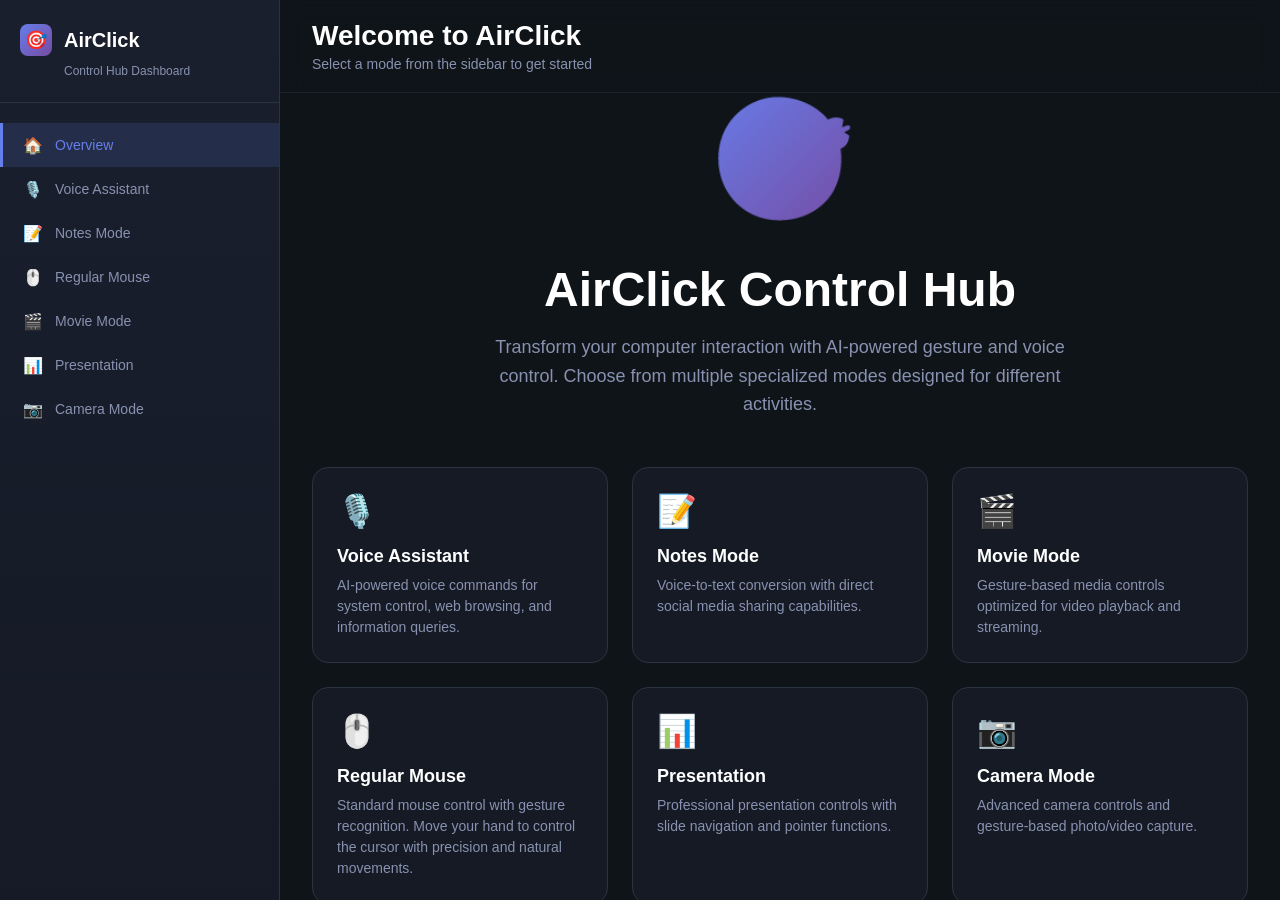
<file: templates/index.html>
<!DOCTYPE html>
<html lang="en">
<head>
    <meta charset="UTF-8">
    <meta name="viewport" content="width=device-width, initial-scale=1.0">
    <title>AirClick Control Hub</title>
    <style>
        * {
            margin: 0;
            padding: 0;
            box-sizing: border-box;
        }

        body {
            font-family: 'Segoe UI', Tahoma, Geneva, Verdana, sans-serif;
            background: #0a0e1a;
            color: #ffffff;
            overflow: hidden;
        }

        .dashboard-container {
            display: flex;
            height: 100vh;
            width: 100vw;
        }

        .sidebar {
            width: 280px;
            background: linear-gradient(180deg, #1a1f2e 0%, #151a26 100%);
            border-right: 1px solid #2a3441;
            display: flex;
            flex-direction: column;
            position: relative;
        }

        .sidebar-header {
            padding: 24px 20px;
            border-bottom: 1px solid #2a3441;
        }

        .logo {
            display: flex;
            align-items: center;
            gap: 12px;
            margin-bottom: 8px;
        }

        .logo-icon {
            width: 32px;
            height: 32px;
            background: linear-gradient(135deg, #667eea, #764ba2);
            border-radius: 8px;
            display: flex;
            align-items: center;
            justify-content: center;
            font-size: 18px;
        }

        .logo-text {
            font-size: 20px;
            font-weight: 700;
            color: #ffffff;
        }

        .logo-subtitle {
            font-size: 12px;
            color: #8892b0;
            margin-left: 44px;
        }

        .sidebar-nav {
            flex: 1;
            padding: 20px 0;
            overflow-y: auto;
        }

        .nav-item {
            display: flex;
            align-items: center;
            gap: 12px;
            padding: 12px 20px;
            color: #8892b0;
            cursor: pointer;
            transition: all 0.3s ease;
            border-left: 3px solid transparent;
            font-size: 14px;
            font-weight: 500;
        }

        .nav-item:hover {
            background: rgba(102, 126, 234, 0.1);
            color: #ffffff;
        }

        .nav-item.active {
            background: rgba(102, 126, 234, 0.15);
            color: #667eea;
            border-left-color: #667eea;
        }

        .nav-icon {
            width: 20px;
            height: 20px;
            display: flex;
            align-items: center;
            justify-content: center;
            font-size: 16px;
        }

        .main-content {
            flex: 1;
            background: #0f1419;
            display: flex;
            flex-direction: column;
            overflow: hidden;
        }

        .main-header {
            padding: 20px 32px;
            border-bottom: 1px solid #1e2329;
            background: rgba(15, 20, 25, 0.8);
            backdrop-filter: blur(10px);
        }

        .header-title {
            font-size: 28px;
            font-weight: 700;
            color: #ffffff;
            margin-bottom: 4px;
        }

        .header-subtitle {
            font-size: 14px;
            color: #8892b0;
        }

        .content-area {
            flex: 1;
            padding: 32px;
            overflow-y: auto;
            position: relative;
        }

        /* Updated layout to match reference image exactly */
        .mode-control-interface {
            display: none;
            flex-direction: column;
            height: 100%;
            padding: 20px;
            background: #0f1419;
        }

        .mode-control-interface.active {
            display: flex;
        }

        /* Compact header layout matching reference */
        .mode-header {
            display: flex;
            align-items: center;
            gap: 16px;
            margin-bottom: 32px;
            padding: 0 20px;
        }

        .mode-icon {
            font-size: 48px;
            background: linear-gradient(135deg, #8b5cf6, #a855f7);
            padding: 12px;
            border-radius: 12px;
            display: flex;
            align-items: center;
            justify-content: center;
        }

        .mode-header-text {
            flex: 1;
        }

        .mode-title {
            font-size: 32px;
            font-weight: 700;
            color: #ffffff;
            margin: 0 0 4px 0;
        }

        .mode-description {
            font-size: 16px;
            color: #8892b0;
            margin: 0;
            line-height: 1.4;
        }

        /* Two-column grid layout matching reference */
        .mode-content-wrapper {
            display: grid;
            grid-template-columns: 1fr 400px;
            gap: 40px;
            flex: 1;
            align-items: start;
        }

        .mode-info-section {
            background: rgba(26, 31, 46, 0.6);
            border-radius: 16px;
            padding: 32px;
            border: 1px solid rgba(139, 92, 246, 0.2);
        }

        .gesture-instructions {
            width: 100%;
        }

        .instructions-title {
            font-size: 24px;
            font-weight: 600;
            color: #ffffff;
            margin: 0 0 8px 0;
            display: flex;
            align-items: center;
            gap: 8px;
        }

        .instructions-subtitle {
            font-size: 16px;
            color: #8892b0;
            margin: 0 0 32px 0;
        }

        /* Gesture cards matching reference design */
        .gesture-list {
            display: flex;
            flex-direction: column;
            gap: 20px;
        }

        .gesture-item {
            display: flex;
            align-items: flex-start;
            gap: 16px;
            padding: 20px;
            background: rgba(15, 20, 25, 0.8);
            border-radius: 12px;
            border: 1px solid rgba(139, 92, 246, 0.1);
        }

        .gesture-icon {
            font-size: 32px;
            flex-shrink: 0;
            width: 48px;
            height: 48px;
            display: flex;
            align-items: center;
            justify-content: center;
            background: rgba(139, 92, 246, 0.1);
            border-radius: 8px;
        }

        .gesture-details {
            flex: 1;
        }

        .gesture-name {
            display: block;
            font-size: 18px;
            font-weight: 600;
            color: #ffffff;
            margin-bottom: 8px;
        }

        .gesture-action {
            display: block;
            font-size: 14px;
            color: #8892b0;
            line-height: 1.5;
            margin-bottom: 8px;
        }

        .action-label {
            display: inline-block;
            font-size: 12px;
            font-weight: 600;
            color: #8b5cf6;
            background: rgba(139, 92, 246, 0.1);
            padding: 4px 8px;
            border-radius: 4px;
            text-transform: uppercase;
            letter-spacing: 0.5px;
        }

        /* Compact controls section matching reference */
        .mode-controls-section {
            background: rgba(26, 31, 46, 0.6);
            border-radius: 16px;
            padding: 32px 24px;
            border: 1px solid rgba(139, 92, 246, 0.2);
            display: flex;
            flex-direction: column;
            gap: 24px;
        }

        .controls-title {
            font-size: 20px;
            font-weight: 600;
            color: #ffffff;
            margin: 0 0 16px 0;
            display: flex;
            align-items: center;
            gap: 8px;
        }

        .mode-controls {
            display: flex;
            flex-direction: column;
            gap: 16px;
        }

        .control-button {
            padding: 16px 24px;
            border: none;
            border-radius: 12px;
            font-size: 16px;
            font-weight: 600;
            cursor: pointer;
            transition: all 0.3s ease;
            display: flex;
            align-items: center;
            justify-content: center;
            gap: 8px;
        }

        .start-button {
            background: linear-gradient(135deg, #8b5cf6, #a855f7);
            color: white;
        }

        .start-button:hover {
            background: linear-gradient(135deg, #7c3aed, #9333ea);
            transform: translateY(-2px);
        }

        .stop-button {
            background: rgba(75, 85, 99, 0.3);
            color: #9ca3af;
            border: 1px solid rgba(75, 85, 99, 0.5);
        }

        .stop-button:enabled {
            background: rgba(239, 68, 68, 0.2);
            color: #ef4444;
            border: 1px solid rgba(239, 68, 68, 0.3);
        }

        .stop-button:enabled:hover {
            background: rgba(239, 68, 68, 0.3);
        }

        .mode-status {
            display: flex;
            align-items: center;
            gap: 8px;
            font-size: 14px;
            padding: 12px 16px;
            border-radius: 8px;
            background: rgba(15, 20, 25, 0.6);
        }

        .status-indicator {
            width: 8px;
            height: 8px;
            border-radius: 50%;
            background: #6b7280;
        }

        .status-active .status-indicator {
            background: #10b981;
        }

        .status-text {
            font-weight: 600;
            color: #8b5cf6;
        }

        .session-stats {
            display: grid;
            grid-template-columns: 1fr 1fr;
            gap: 16px;
            margin-top: 8px;
        }

        .stat-item {
            text-align: center;
            padding: 16px;
            background: rgba(15, 20, 25, 0.6);
            border-radius: 8px;
        }

        .stat-number {
            display: block;
            font-size: 24px;
            font-weight: 700;
            color: #8b5cf6;
            margin-bottom: 4px;
        }

        .stat-label {
            display: block;
            font-size: 12px;
            color: #8892b0;
            text-transform: uppercase;
            letter-spacing: 0.5px;
        }

        .welcome-screen {
            display: flex;
            flex-direction: column;
            align-items: center;
            justify-content: center;
            height: 100%;
            text-align: center;
        }

        .welcome-icon {
            font-size: 120px;
            margin-bottom: 32px;
            background: linear-gradient(135deg, #667eea, #764ba2);
            -webkit-background-clip: text;
            -webkit-text-fill-color: transparent;
            background-clip: text;
        }

        .welcome-title {
            font-size: 48px;
            font-weight: 700;
            color: #ffffff;
            margin-bottom: 16px;
        }

        .welcome-subtitle {
            font-size: 18px;
            color: #8892b0;
            margin-bottom: 48px;
            max-width: 600px;
            line-height: 1.6;
        }

        .feature-grid {
            display: grid;
            grid-template-columns: repeat(auto-fit, minmax(280px, 1fr));
            gap: 24px;
            max-width: 1000px;
            width: 100%;
        }

        .feature-card {
            background: rgba(26, 31, 46, 0.6);
            border: 1px solid #2a3441;
            border-radius: 16px;
            padding: 24px;
            text-align: left;
            transition: all 0.3s ease;
        }

        .feature-card:hover {
            transform: translateY(-4px);
            border-color: #667eea;
            box-shadow: 0 12px 40px rgba(102, 126, 234, 0.1);
        }

        .feature-icon {
            font-size: 32px;
            margin-bottom: 16px;
            display: block;
        }

        .feature-title {
            font-size: 18px;
            font-weight: 600;
            color: #ffffff;
            margin-bottom: 8px;
        }

        .feature-description {
            font-size: 14px;
            color: #8892b0;
            line-height: 1.5;
        }

        /* Voice Interface Styles */
        .voice-interface {
            display: none;
            flex-direction: column;
            height: 100%;
        }

        .voice-interface.active {
            display: flex;
        }

        .chat-container {
            flex: 1;
            display: flex;
            flex-direction: column;
            background: rgba(26, 31, 46, 0.3);
            border-radius: 16px;
            margin-bottom: 24px;
            overflow: hidden;
        }

        .chat-messages {
            flex: 1;
            padding: 24px;
            overflow-y: auto;
            display: flex;
            flex-direction: column;
            gap: 16px;
        }

        .message {
            display: flex;
            gap: 12px;
            max-width: 80%;
        }

        .message.user {
            align-self: flex-end;
            flex-direction: row-reverse;
        }

        .message-avatar {
            width: 40px;
            height: 40px;
            border-radius: 50%;
            display: flex;
            align-items: center;
            justify-content: center;
            font-size: 18px;
            flex-shrink: 0;
        }

        .message.bot .message-avatar {
            background: linear-gradient(135deg, #667eea, #764ba2);
        }

        .message.user .message-avatar {
            background: linear-gradient(135deg, #4caf50, #45a049);
        }

        .message-content {
            background: rgba(42, 52, 65, 0.6);
            padding: 12px 16px;
            border-radius: 12px;
            color: #ffffff;
            line-height: 1.5;
        }

        .message.user .message-content {
            background: rgba(102, 126, 234, 0.2);
        }

        .voice-controls {
            display: flex;
            gap: 16px;
            align-items: center;
            justify-content: center;
        }

        .voice-button {
            width: 80px;
            height: 80px;
            border: none;
            border-radius: 50%;
            font-size: 32px;
            cursor: pointer;
            transition: all 0.3s ease;
            display: flex;
            align-items: center;
            justify-content: center;
        }

        .mic-button {
            background: linear-gradient(135deg, #667eea, #764ba2);
            color: white;
        }

        .mic-button:hover {
            transform: scale(1.1);
            box-shadow: 0 8px 25px rgba(102, 126, 234, 0.4);
        }

        .mic-button.listening {
            background: linear-gradient(135deg, #ff6b6b, #ee5a52);
            animation: pulse 1.5s infinite;
        }

        @keyframes pulse {
            0% { transform: scale(1); }
            50% { transform: scale(1.1); }
            100% { transform: scale(1); }
        }

        .clear-button {
            background: rgba(42, 52, 65, 0.8);
            color: #8892b0;
            width: 60px;
            height: 60px;
            font-size: 24px;
        }

        .clear-button:hover {
            background: rgba(255, 107, 107, 0.2);
            color: #ff6b6b;
        }

        /* Notes Interface Styles */
        .notes-interface {
            display: none;
            flex-direction: column;
            height: 100%;
        }

        .notes-interface.active {
            display: flex;
        }

        .notes-header {
            display: flex;
            justify-content: space-between;
            align-items: center;
            margin-bottom: 24px;
        }

        .notes-title {
            font-size: 24px;
            font-weight: 600;
            color: #ffffff;
        }

        .notes-controls {
            display: flex;
            gap: 12px;
        }

        .notes-button {
            padding: 8px 16px;
            border: none;
            border-radius: 8px;
            font-size: 14px;
            font-weight: 500;
            cursor: pointer;
            transition: all 0.3s ease;
        }

        .primary-button {
            background: linear-gradient(135deg, #667eea, #764ba2);
            color: white;
        }

        .secondary-button {
            background: rgba(42, 52, 65, 0.8);
            color: #8892b0;
        }

        .notes-button:hover {
            transform: translateY(-1px);
        }

        .notes-content {
            flex: 1;
            display: flex;
            gap: 24px;
        }

        .notes-input-section {
            flex: 1;
            display: flex;
            flex-direction: column;
        }

        .notes-textarea {
            flex: 1;
            background: rgba(26, 31, 46, 0.6);
            border: 1px solid #2a3441;
            border-radius: 12px;
            padding: 20px;
            color: #ffffff;
            font-size: 16px;
            line-height: 1.6;
            resize: none;
            outline: none;
            font-family: inherit;
        }

        .notes-textarea:focus {
            border-color: #667eea;
            box-shadow: 0 0 0 3px rgba(102, 126, 234, 0.1);
        }

        .notes-textarea::placeholder {
            color: #8892b0;
        }

        .voice-to-text-controls {
            display: flex;
            gap: 12px;
            margin-top: 16px;
            align-items: center;
        }

        .voice-text-button {
            padding: 12px 20px;
            border: none;
            border-radius: 8px;
            font-size: 14px;
            font-weight: 500;
            cursor: pointer;
            transition: all 0.3s ease;
            display: flex;
            align-items: center;
            gap: 8px;
        }

        .voice-text-button.listening {
            background: linear-gradient(135deg, #ff6b6b, #ee5a52);
            color: white;
            animation: pulse 1.5s infinite;
        }

        .social-sharing {
            width: 300px;
            background: rgba(26, 31, 46, 0.6);
            border: 1px solid #2a3441;
            border-radius: 12px;
            padding: 20px;
            height: fit-content;
        }

        .social-title {
            font-size: 18px;
            font-weight: 600;
            color: #ffffff;
            margin-bottom: 16px;
        }

        .social-buttons {
            display: grid;
            grid-template-columns: 1fr 1fr;
            gap: 12px;
        }

        .social-button {
            padding: 12px;
            border: none;
            border-radius: 8px;
            font-size: 12px;
            font-weight: 500;
            cursor: pointer;
            transition: all 0.3s ease;
            display: flex;
            align-items: center;
            justify-content: center;
            gap: 6px;
        }

        .whatsapp { background: #25d366; color: white; }
        .twitter { background: #1da1f2; color: white; }
        .facebook { background: #4267b2; color: white; }
        .instagram { background: #e4405f; color: white; }
        .linkedin { background: #0077b5; color: white; }

        .social-button:hover {
            transform: translateY(-2px);
            box-shadow: 0 4px 12px rgba(0, 0, 0, 0.3);
        }

        /* Responsive Design */
        @media (max-width: 768px) {
            .sidebar {
                width: 240px;
            }
            
            .content-area {
                padding: 20px;
            }
            
            .welcome-title {
                font-size: 36px;
            }
            
            .feature-grid {
                grid-template-columns: 1fr;
            }
            
            .notes-content {
                flex-direction: column;
            }
            
            .social-sharing {
                width: 100%;
            }

            /* Responsive design improvements */
            .mode-content-wrapper {
                flex-direction: column;
                gap: 30px;
            }
            
            .mode-controls-section {
                flex: none;
                min-height: auto;
            }
            
            .mode-info-section {
                max-width: 100%;
            }
        }

            /* Added styles for gesture instructions */
            .gesture-instructions {
                background: rgba(26, 31, 46, 0.4);
                border-radius: 16px;
                padding: 32px;
                margin: 0;
                border: 1px solid rgba(139, 92, 246, 0.2);
                box-shadow: 0 8px 32px rgba(0, 0, 0, 0.2);
            }

            .instructions-title {
                color: #a855f7;
                font-size: 18px;
                font-weight: 600;
                margin-bottom: 8px;
                display: flex;
                align-items: center;
                gap: 10px;
            }

            .instructions-subtitle {
                color: #8892b0;
                font-size: 14px;
                margin-bottom: 28px;
                font-weight: 400;
            }

            /* Updated gesture item styling for better visual hierarchy */
            .gesture-item {
                display: flex;
                align-items: flex-start;
                gap: 16px;
                padding: 20px;
                background: rgba(15, 20, 25, 0.6);
                border-radius: 12px;
                transition: all 0.3s ease;
                border: 1px solid rgba(42, 52, 65, 0.4);
                margin-bottom: 16px;
            }

            .gesture-item:hover {
                background: rgba(15, 20, 25, 0.8);
                border-color: rgba(139, 92, 246, 0.3);
                transform: translateY(-2px);
            }

            .gesture-icon {
                font-size: 28px;
                min-width: 48px;
                text-align: center;
                background: rgba(139, 92, 246, 0.1);
                border-radius: 10px;
                padding: 12px;
                display: flex;
                align-items: center;
                justify-content: center;
            }

            .gesture-details {
                flex: 1;
                font-size: 15px;
                line-height: 1.5;
            }

            .gesture-name {
                color: #ffffff;
                font-weight: 600;
                font-size: 16px;
                display: block;
                margin-bottom: 6px;
            }

            .gesture-action {
                color: #8892b0;
                font-weight: 400;
                line-height: 1.6;
            }

            /* Enhanced mode-specific instruction colors */
            #regularInterface .gesture-instructions {
                border-left-color: #28a745;
            }

            #regularInterface .gesture-icon {
                background: rgba(40, 167, 69, 0.1);
            }

            #regularInterface .gesture-name {
                color: #28a745;
            }

            #movieInterface .gesture-instructions {
                border-left-color: #dc3545;
            }

            #movieInterface .gesture-icon {
                background: rgba(220, 53, 69, 0.1);
            }

            #movieInterface .gesture-name {
                color: #dc3545;
            }

            #presentationInterface .gesture-instructions {
                border-left-color: #fd7e14;
            }

            #presentationInterface .gesture-icon {
                background: rgba(253, 126, 20, 0.1);
            }

            #presentationInterface .gesture-name {
                color: #fd7e14;
            }

            #cameraInterface .gesture-instructions {
                border-left-color: #6f42c1;
            }

            #cameraInterface .gesture-icon {
                background: rgba(111, 66, 193, 0.1);
            }

            #cameraInterface .gesture-name {
                color: #6f42c1;
            }

            /* Responsive design for smaller screens */
            @media (max-width: 768px) {
                .mode-content-wrapper {
                    flex-direction: column;
                    gap: 20px;
                }

                .mode-controls-section {
                    flex: none;
                    width: 100%;
                }
            }

            /* Additional styles for updated UI elements */
            .instructions-subtitle {
                color: #6c757d;
                font-size: 14px;
                margin-bottom: 24px;
                font-style: italic;
            }

        /* Updated controls title styling */
        .controls-title {
            color: #a855f7;
            font-size: 18px;
            font-weight: 600;
            margin-bottom: 8px;
            text-align: center;
            display: flex;
            align-items: center;
            gap: 8px;
        }

            .mode-status {
                display: flex;
                align-items: center;
                justify-content: center;
                gap: 10px;
                padding: 12px 24px;
                border-radius: 8px;
                font-size: 14px;
                font-weight: 500;
                margin-top: 20px;
            }

            .status-indicator {
                font-size: 18px;
                color: #6c757d;
            }

            .status-active .status-indicator {
                color: #28a745;
            }

            .status-text {
                color: #ffffff;
            }

        /* Updated session stats styling to match screenshot */
        .session-stats {
            display: flex;
            gap: 32px;
            margin-top: 16px;
            padding: 20px;
            background: rgba(15, 20, 25, 0.6);
            border-radius: 12px;
            width: 100%;
            max-width: 240px;
        }

        .stat-item {
            display: flex;
            flex-direction: column;
            align-items: center;
            flex: 1;
        }

        .stat-number {
            font-size: 28px;
            font-weight: 700;
            color: #a855f7;
            margin-bottom: 4px;
        }

        .stat-label {
            display: block;
            font-size: 12px;
            color: #8892b0;
            text-transform: uppercase;
            letter-spacing: 0.5px;
        }
    </style>
</head>
<body>
    <div class="dashboard-container">
        <!-- Sidebar -->
        <div class="sidebar">
            <div class="sidebar-header">
                <div class="logo">
                    <div class="logo-icon">🎯</div>
                    <div class="logo-text">AirClick</div>
                </div>
                <div class="logo-subtitle">Control Hub Dashboard</div>
            </div>
            
            <nav class="sidebar-nav">
                <div class="nav-item active" onclick="showWelcome()">
                    <div class="nav-icon">🏠</div>
                    <span>Overview</span>
                </div>
                <div class="nav-item" onclick="activateMode('voice')">
                    <div class="nav-icon">🎙️</div>
                    <span>Voice Assistant</span>
                </div>
                <div class="nav-item" onclick="activateMode('notes')">
                    <div class="nav-icon">📝</div>
                    <span>Notes Mode</span>
                </div>
                <div class="nav-item" onclick="activateMode('regular')">
                    <div class="nav-icon">🖱️</div>
                    <span>Regular Mouse</span>
                </div>
                <div class="nav-item" onclick="activateMode('movie')">
                    <div class="nav-icon">🎬</div>
                    <span>Movie Mode</span>
                </div>
                
                <div class="nav-item" onclick="activateMode('presentation')">
                    <div class="nav-icon">📊</div>
                    <span>Presentation</span>
                </div>
                <div class="nav-item" onclick="activateMode('camera')">
                    <div class="nav-icon">📷</div>
                    <span>Camera Mode</span>
                </div>
                
            </nav>
        </div>

        <!-- Main Content -->
        <div class="main-content">
            <div class="main-header">
                <div class="header-title" id="headerTitle">Welcome to AirClick</div>
                <div class="header-subtitle" id="headerSubtitle">Select a mode from the sidebar to get started</div>
            </div>
            
            <div class="content-area">
                <!-- Welcome Screen -->
                <div id="welcomeScreen" class="welcome-screen">
                    <div class="welcome-icon">🎯</div>
                    <h1 class="welcome-title">AirClick Control Hub</h1>
                    <p class="welcome-subtitle">
                        Transform your computer interaction with AI-powered gesture and voice control. 
                        Choose from multiple specialized modes designed for different activities.
                    </p>
                    
                    <div class="feature-grid">
                        <div class="feature-card">
                            <span class="feature-icon">🎙️</span>
                            <h3 class="feature-title">Voice Assistant</h3>
                            <p class="feature-description">AI-powered voice commands for system control, web browsing, and information queries.</p>
                        </div>
                        <div class="feature-card">
                            <span class="feature-icon">📝</span>
                            <h3 class="feature-title">Notes Mode</h3>
                            <p class="feature-description">Voice-to-text conversion with direct social media sharing capabilities.</p>
                        </div>
                        <div class="feature-card">
                            <span class="feature-icon">🎬</span>
                            <h3 class="feature-title">Movie Mode</h3>
                            <p class="feature-description">Gesture-based media controls optimized for video playback and streaming.</p>
                        </div>
                        <div class="feature-card">
                            <span class="feature-icon">🖱️</span>
                            <h3 class="feature-title">Regular Mouse</h3>
                            <p class="feature-description">Standard mouse control with gesture recognition. Move your hand to control the cursor with precision and natural movements.</p>
                        </div>
                        <div class="feature-card">
                            <span class="feature-icon">📊</span>
                            <h3 class="feature-title">Presentation</h3>
                            <p class="feature-description">Professional presentation controls with slide navigation and pointer functions.</p>
                        </div>
                        <div class="feature-card">
                            <span class="feature-icon">📷</span>
                            <h3 class="feature-title">Camera Mode</h3>
                            <p class="feature-description">Advanced camera controls and gesture-based photo/video capture.</p>
                        </div>
                    </div>
                </div>

                <!-- Updated Regular Mode Interface to match reference layout -->
                <div id="regularInterface" class="mode-control-interface">
                    <div class="mode-header">
                        <div class="mode-icon">🖱️</div>
                        <div class="mode-header-text">
                            <h2 class="mode-title">Regular Mouse Mode</h2>
                            <p class="mode-description">Standard gesture-based mouse control</p>
                        </div>
                    </div>
                    
                    <div class="mode-content-wrapper">
                        <div class="mode-info-section">
                            <div class="gesture-instructions">
                                <h3 class="instructions-title">✨ Available Gestures</h3>
                                <p class="instructions-subtitle">Control your computer with simple hand movements</p>
                                <div class="gesture-list">
                                    <div class="gesture-item">
                                        <span class="gesture-icon">👆</span>
                                        <div class="gesture-details">
                                            <span class="gesture-name">Index Finger Up</span>
                                            <span class="gesture-action">Move cursor around the screen smoothly and precisely. Perfect for navigation and pointing.</span>
                                            <span class="action-label">Action: Move Cursor</span>
                                        </div>
                                    </div>
                                    <div class="gesture-item">
                                        <span class="gesture-icon">✌️</span>
                                        <div class="gesture-details">
                                            <span class="gesture-name">Two Fingers Up</span>
                                            <span class="gesture-action">Perform left mouse click for selection and interaction with interface elements.</span>
                                            <span class="action-label">Action: Left Click</span>
                                        </div>
                                    </div>
                                    <div class="gesture-item">
                                        <span class="gesture-icon">🤟</span>
                                        <div class="gesture-details">
                                            <span class="gesture-name">Three Fingers Up</span>
                                            <span class="gesture-action">Perform right mouse click for context menus and additional options.</span>
                                            <span class="action-label">Action: Right Click</span>
                                        </div>
                                    </div>
                                    <div class="gesture-item">
                                        <span class="gesture-icon">🖐️</span>
                                        <div class="gesture-details">
                                            <span class="gesture-name">Open Palm</span>
                                            <span class="gesture-action">Scroll up through pages and content smoothly.</span>
                                            <span class="action-label">Action: Scroll Up</span>
                                        </div>
                                    </div>
                                    <div class="gesture-item">
                                        <span class="gesture-icon">✊</span>
                                        <div class="gesture-details">
                                            <span class="gesture-name">Closed Fist</span>
                                            <span class="gesture-action">Scroll down through pages and content smoothly.</span>
                                            <span class="action-label">Action: Scroll Down</span>
                                        </div>
                                    </div>
                                </div>
                            </div>
                        </div>
                        
                        <div class="mode-controls-section">
                            <h3 class="controls-title">🎮 Mode Controls</h3>
                            <div class="mode-controls">
                                <button class="control-button start-button" onclick="startMode('regular')">▶ Start Regular Mode</button>
                               <button class="control-button stop-button" onclick="stopMode('regular')" disabled>Stop Mode</button>
                            </div>
                            <div class="mode-status status-inactive" id="regularStatus">
                                <span class="status-indicator"></span>
                                <span>Mode Status:</span>
                                <span class="status-text">Inactive</span>
                            </div>
                            <div class="session-stats">
                                <div class="stat-item">
                                    <span class="stat-number">0</span>
                                    <span class="stat-label">Gestures</span>
                                </div>
                                <div class="stat-item">
                                    <span class="stat-number">0m</span>
                                    <span class="stat-label">Session Time</span>
                                </div>
                            </div>
                        </div>
                    </div>
                </div>

                <!-- Updated Movie Mode Interface to match reference layout -->
                <!-- Movie Mode Interface -->
<div id="movieInterface" class="mode-control-interface">
    <div class="mode-header">
        <div class="mode-icon">🎬</div>
        <div class="mode-header-text">
            <h2 class="mode-title">Movie Mode</h2>
            <p class="mode-description">Gesture controls for seamless video playback experience</p>
        </div>
    </div>
    
    <div class="mode-content-wrapper">
        <div class="mode-info-section">
            <div class="gesture-instructions">
                <h3 class="instructions-title">✨ Available Gestures</h3>
                <p class="instructions-subtitle">Control your media with simple hand movements</p>
                <div class="gesture-list">
                    <!-- Added detailed gesture instructions for movie mode -->
                    <div class="gesture-item">
                        <span class="gesture-icon">👆</span>
                        <div class="gesture-details">
                            <span class="gesture-name">One Finger Up</span>
                            <span class="gesture-action">Toggle play/pause for your video content. Perfect for quick control without reaching for keyboard.</span>
                            <span class="action-label">Action: Play/Pause (K key)</span>
                        </div>
                    </div>
                    <div class="gesture-item">
                        <span class="gesture-icon">✌️</span>
                        <div class="gesture-details">
                            <span class="gesture-name">Two Fingers Up</span>
                            <span class="gesture-action">Fast forward through your video content to skip ahead quickly.</span>
                            <span class="action-label">Action: Fast Forward (L key)</span>
                        </div>
                    </div>
                    <div class="gesture-item">
                        <span class="gesture-icon">🤟</span>
                        <div class="gesture-details">
                            <span class="gesture-name">Three Fingers Up</span>
                            <span class="gesture-action">Rewind your video content to go back and replay sections.</span>
                            <span class="action-label">Action: Rewind (J key)</span>
                        </div>
                    </div>
                    <!-- Added five fingers gesture for fullscreen toggle -->
                    <div class="gesture-item">
                        <span class="gesture-icon">🖐️</span>
                        <div class="gesture-details">
                            <span class="gesture-name">Five Fingers Open</span>
                            <span class="gesture-action">Toggle fullscreen mode to enter or exit immersive viewing experience.</span>
                            <span class="action-label">Action: Toggle Fullscreen (F key)</span>
                        </div>
                    </div>
                </div>
            </div>
        </div>
        
        <div class="mode-controls-section">
            <h3 class="controls-title">🎮 Mode Controls</h3>
            <div class="mode-controls">
                <button class="control-button start-button" onclick="startMode('movie')">▶ Start Movie Mode</button>
                <button class="control-button stop-button" onclick="stopMode('movie')" disabled>Stop Mode</button>
            </div>
            <div class="mode-status status-inactive" id="movieStatus">
                <span class="status-indicator"></span>
                <span>Mode Status:</span>
                <span class="status-text">Inactive</span>
            </div>
            <div class="session-stats">
                <div class="stat-item">
                    <span class="stat-number">0</span>
                    <span class="stat-label">Gestures</span>
                </div>
                <div class="stat-item">
                    <span class="stat-number">0m</span>
                    <span class="stat-label">Session Time</span>
                </div>
            </div>
        </div>
    </div>
</div>

                <!-- Updated Game Mode Interface with proper structure and gesture instructions -->
                <div id="gameInterface" class="mode-control-interface">
                    <div class="mode-header">
                        <div class="mode-icon">🎮</div>
                        <h2 class="mode-title">Game Mode</h2>
                        <p class="mode-description">
                            Enhanced gaming experience with gesture controls. Customizable sensitivity and response settings for different game types.
                        </p>
                    </div>
                    
                    <div class="mode-content-wrapper">
                        <div class="mode-info-section">
                            <div class="gesture-instructions">
                                <h3 class="instructions-title">Available Gestures</h3>
                                <div class="gesture-list">
                                    <div class="gesture-item">
                                        <span class="gesture-icon">👆</span>
                                        <div class="gesture-details">
                                            <span class="gesture-name">Index Finger Up</span>
                                            <span class="gesture-action">Move game cursor/crosshair</span>
                                        </div>
                                    </div>
                                    <div class="gesture-item">
                                        <span class="gesture-icon">✌️</span>
                                        <div class="gesture-details">
                                            <span class="gesture-name">Two Fingers Up</span>
                                            <span class="gesture-action">Primary action (shoot/select)</span>
                                        </div>
                                    </div>
                                    <div class="gesture-item">
                                        <span class="gesture-icon">🤟</span>
                                        <div class="gesture-details">
                                            <span class="gesture-name">Three Fingers Up</span>
                                            <span class="gesture-action">Secondary action (reload/menu)</span>
                                        </div>
                                    </div>
                                    <div class="gesture-item">
                                        <span class="gesture-icon">🖐️</span>
                                        <div class="gesture-details">
                                            <span class="gesture-name">Open Palm</span>
                                            <span class="gesture-action">Jump or move up</span>
                                        </div>
                                    </div>
                                    <div class="gesture-item">
                                        <span class="gesture-icon">✊</span>
                                        <div class="gesture-details">
                                            <span class="gesture-name">Closed Fist</span>
                                            <span class="gesture-action">Crouch or move down</span>
                                        </div>
                                    </div>
                                </div>
                            </div>
                        </div>
                        
                        <div class="mode-controls-section">
                            <div class="mode-controls">
                                <button class="control-button start-button" onclick="startMode('game')">Start Mode</button>
                                <button class="control-button stop-button" onclick="stopMode('game')" disabled>Stop Mode</button>
                            </div>
                            <div class="mode-status status-inactive" id="gameStatus">Mode Inactive</div>
                        </div>
                    </div>
                </div>

                <!-- Updated Presentation Mode Interface with proper header structure -->
                <div id="presentationInterface" class="mode-control-interface">
                    <div class="mode-header">
                        <div class="mode-icon">📊</div>
                        <h2 class="mode-title">Presentation Mode</h2>
                        <p class="mode-description">
                            Professional presentation controls with slide navigation, pointer functions, and gesture-based interactions for seamless presentations.
                        </p>
                    </div>
                    
                    <div class="mode-content-wrapper">
                        <div class="mode-info-section">
                            <div class="gesture-instructions">
                                <h3 class="instructions-title">Available Gestures</h3>
                                <div class="gesture-list">
                                    <div class="gesture-item">
                                        <span class="gesture-icon">🖐️</span>
                                        <div class="gesture-details">
                                            <span class="gesture-name">Five Fingers Open</span>
                                            <span class="gesture-action">Start the presentation</span>
                                        </div>
                                    </div>
                                    <div class="gesture-item">
                                        <span class="gesture-icon">✊</span>
                                        <div class="gesture-details">
                                            <span class="gesture-name">Closed Fist</span>
                                            <span class="gesture-action">Exit the presentation</span>
                                        </div>
                                    </div>
                                    <div class="gesture-item">
                                        <span class="gesture-icon">👆</span>
                                        <div class="gesture-details">
                                            <span class="gesture-name">Index Finger Up</span>
                                            <span class="gesture-action">Go to next slide</span>
                                        </div>
                                    </div>
                                    <div class="gesture-item">
                                        <span class="gesture-icon">✌️</span>
                                        <div class="gesture-details">
                                            <span class="gesture-name">Index + Middle Finger</span>
                                            <span class="gesture-action">Go to previous slide</span>
                                        </div>
                                    </div>
                                </div>
                            </div>
                        </div>
                        
                        <div class="mode-controls-section">
                            <div class="mode-controls">
                                <button class="control-button start-button" onclick="startMode('presentation')">Start Mode</button>
                                <button class="control-button stop-button" onclick="stopMode('presentation')" disabled>Stop Mode</button>
                            </div>
                            <div class="mode-status status-inactive" id="presentationStatus">Mode Inactive</div>
                        </div>
                    </div>
                </div>

                <!-- Updated Camera Mode Interface with side-by-side layout -->
                <div id="cameraInterface" class="mode-control-interface">
                    <div class="mode-header">
                        <div class="mode-icon">📷</div>
                        <h2 class="mode-title">Camera Mode</h2>
                        <p class="mode-description">
                            Advanced camera controls with gesture-based photo and video capture. Perfect for hands-free photography and content creation.
                        </p>
                    </div>
                    
                    <div class="mode-content-wrapper">
                        <div class="mode-info-section">
                            <div class="gesture-instructions">
                                <h3 class="instructions-title">Available Gestures</h3>
                                <div class="gesture-list">
                                    <div class="gesture-item">
                                        <span class="gesture-icon">✌️</span>
                                        <div class="gesture-details">
                                            <span class="gesture-name">Two Fingers Up</span>
                                            <span class="gesture-action">Take a photo</span>
                                        </div>
                                    </div>
                                    <div class="gesture-item">
                                        <span class="gesture-icon">🤟</span>
                                        <div class="gesture-details">
                                            <span class="gesture-name">Three Fingers Up</span>
                                            <span class="gesture-action">Start video recording</span>
                                        </div>
                                    </div>
                                    <div class="gesture-item">
                                        <span class="gesture-icon">👆</span>
                                        <div class="gesture-details">
                                            <span class="gesture-name">One Finger Up</span>
                                            <span class="gesture-action">Stop video recording</span>
                                        </div>
                                    </div>
                                </div>
                            </div>
                        </div>
                        
                        <div class="mode-controls-section">
                            <div class="mode-controls">
                                <button class="control-button start-button" onclick="startMode('camera')">Start Mode</button>
                                <button class="control-button stop-button" onclick="stopMode('camera')" disabled>Stop Mode</button>
                            </div>
                            <div class="mode-status status-inactive" id="cameraStatus">Mode Inactive</div>
                        </div>
                    </div>
                </div>

                <!-- Updated WebSocket/AI Server Mode Interface with proper structure and gesture instructions -->
                <div id="websocketInterface" class="mode-control-interface">
                    <div class="mode-header">
                        <div class="mode-icon">🔌</div>
                        <h2 class="mode-title">AI Server Mode</h2>
                        <p class="mode-description">
                            Advanced AI-powered hand detection server with WebSocket connectivity for real-time gesture processing and external integrations.
                        </p>
                    </div>
                    
                    <div class="mode-content-wrapper">
                        <div class="mode-info-section">
                            <div class="gesture-instructions">
                                <h3 class="instructions-title">Available Gestures</h3>
                                <div class="gesture-list">
                                    <div class="gesture-item">
                                        <span class="gesture-icon">👆</span>
                                        <div class="gesture-details">
                                            <span class="gesture-name">Index Finger Up</span>
                                            <span class="gesture-action">Send cursor position data</span>
                                        </div>
                                    </div>
                                    <div class="gesture-item">
                                        <span class="gesture-icon">✌️</span>
                                        <div class="gesture-details">
                                            <span class="gesture-name">Two Fingers Up</span>
                                            <span class="gesture-action">Trigger click event via WebSocket</span>
                                        </div>
                                    </div>
                                    <div class="gesture-item">
                                        <span class="gesture-icon">🤟</span>
                                        <div class="gesture-details">
                                            <span class="gesture-name">Three Fingers Up</span>
                                            <span class="gesture-action">Send custom gesture data</span>
                                        </div>
                                    </div>
                                    <div class="gesture-item">
                                        <span class="gesture-icon">🖐️</span>
                                        <div class="gesture-details">
                                            <span class="gesture-name">Open Palm</span>
                                            <span class="gesture-action">Broadcast hand landmarks</span>
                                        </div>
                                    </div>
                                    <div class="gesture-item">
                                        <span class="gesture-icon">✊</span>
                                        <div class="gesture-details">
                                            <span class="gesture-name">Closed Fist</span>
                                            <span class="gesture-action">Stop data transmission</span>
                                        </div>
                                    </div>
                                </div>
                            </div>
                        </div>
                        
                        <div class="mode-controls-section">
                            <div class="mode-controls">
                                <button class="control-button start-button" onclick="startMode('websocket')">Start Mode</button>
                                <button class="control-button stop-button" onclick="stopMode('websocket')" disabled>Stop Mode</button>
                            </div>
                            <div class="mode-status status-inactive" id="websocketStatus">Mode Inactive</div>
                        </div>
                    </div>
                </div>

                <!-- Voice Interface (unchanged) -->
                <div id="voiceInterface" class="voice-interface">
                    <div class="chat-container">
                        <div class="chat-messages" id="chatMessages">
                            <!-- Messages will be added here dynamically -->
                        </div>
                    </div>
                    
                    <div class="voice-controls">
                        <button class="voice-button clear-button" onclick="clearVoiceChat()" title="Clear Chat">
                            🗑️
                        </button>
                        <button class="voice-button mic-button" id="micButton" onclick="toggleVoiceListening()" title="Start/Stop Listening">
                            🎤
                        </button>
                    </div>
                </div>

                <!-- Notes Interface (unchanged) -->
                <div id="notesInterface" class="notes-interface">
                    <div class="notes-header">
                        <h2 class="notes-title">Voice Notes & Social Sharing</h2>
                        <div class="notes-controls">
                            <button class="notes-button secondary-button" onclick="clearNotes()">Clear</button>
                            <button class="notes-button primary-button" onclick="saveNote()">Save Note</button>
                        </div>
                    </div>
                    
                    <div class="notes-content">
                        <div class="notes-input-section">
                            <textarea 
                                id="notesTextarea" 
                                class="notes-textarea" 
                                placeholder="Start typing your notes here, or use voice-to-text below..."
                            ></textarea>
                            
                            <div class="voice-to-text-controls">
                                <button class="voice-text-button primary-button" id="voiceToTextButton" onclick="toggleVoiceToText()">
                                    🎤 Start Voice Input
                                </button>
                                <span id="voiceStatus" style="color: #8892b0; font-size: 14px;">Click to start voice input</span>
                            </div>
                        </div>
                        
                        <div class="social-sharing">
                            <h3 class="social-title">Share to Social Media</h3>
                            <div class="social-buttons">
                                <button class="social-button whatsapp" onclick="shareToSocial('whatsapp')">
                                    📱 WhatsApp
                                </button>
                                <button class="social-button twitter" onclick="shareToSocial('twitter')">
                                    🐦 Twitter
                                </button>
                                <button class="social-button facebook" onclick="shareToSocial('facebook')">
                                    📘 Facebook
                                </button>
                                <button class="social-button instagram" onclick="shareToSocial('instagram')">
                                    📷 Instagram
                                </button>
                                <button class="social-button linkedin" onclick="shareToSocial('linkedin')">
                                    💼 LinkedIn
                                </button>
                            </div>
                        </div>
                    </div>
                </div>
            </div>
        </div>
    </div>

    <script>
        let currentMode = null;
        let voiceRecognition = null;
        let isListening = false;
        let notesVoiceRecognition = null;
        let isNotesListening = false;
        let modeStates = {
            regular: false,
            movie: false,
            game: false,
            presentation: false,
            camera: false,
            websocket: false
        };

        // Initialize speech recognition
        if ('webkitSpeechRecognition' in window) {
            voiceRecognition = new webkitSpeechRecognition();
            voiceRecognition.continuous = false;
            voiceRecognition.interimResults = false;
            voiceRecognition.lang = 'en-US';

            voiceRecognition.onresult = function(event) {
                const command = event.results[0][0].transcript;
                addVoiceMessage(command, 'user');
                processVoiceCommand(command);
            };

            voiceRecognition.onerror = function(event) {
                console.error('Speech recognition error:', event.error);
                showNotification('Speech recognition error: ' + event.error, 'error');
                stopVoiceListening();
            };

            voiceRecognition.onend = function() {
                stopVoiceListening();
            };

            // Notes voice recognition
            notesVoiceRecognition = new webkitSpeechRecognition();
            notesVoiceRecognition.continuous = true;
            notesVoiceRecognition.interimResults = true;
            notesVoiceRecognition.lang = 'en-US';

            notesVoiceRecognition.onresult = function(event) {
                let finalTranscript = '';
                let interimTranscript = '';

                for (let i = event.resultIndex; i < event.results.length; i++) {
                    const transcript = event.results[i][0].transcript;
                    if (event.results[i].isFinal) {
                        finalTranscript += transcript;
                    } else {
                        interimTranscript += transcript;
                    }
                }

                const textarea = document.getElementById('notesTextarea');
                if (finalTranscript) {
                    textarea.value += finalTranscript + ' ';
                }
            };

            notesVoiceRecognition.onerror = function(event) {
                console.error('Notes speech recognition error:', event.error);
                showNotification('Voice input error: ' + event.error, 'error');
                stopNotesVoiceToText();
            };
        }

        function showNotification(message, type = 'success') {
            // Remove existing notifications
            const existingNotifications = document.querySelectorAll('.notification');
            existingNotifications.forEach(notification => notification.remove());

            // Create new notification
            const notification = document.createElement('div');
            notification.className = `notification ${type}`;
            notification.textContent = message;
            document.body.appendChild(notification);

            // Show notification
            setTimeout(() => {
                notification.classList.add('show');
            }, 100);

            // Hide notification after 3 seconds
            setTimeout(() => {
                notification.classList.remove('show');
                setTimeout(() => {
                    notification.remove();
                }, 300);
            }, 3000);
        }

        function showWelcome() {
            setActiveNavItem(0);
            hideAllInterfaces();
            document.getElementById('welcomeScreen').style.display = 'flex';
            updateHeader('Welcome to AirClick', 'Select a mode from the sidebar to get started');
        }

        function activateMode(mode) {
            currentMode = mode;
            hideAllInterfaces();
            
            if (mode === 'voice') {
                setActiveNavItem(1);
                document.getElementById('voiceInterface').classList.add('active');
                updateHeader('Voice Assistant', 'Your AI-powered voice companion');
                initializeVoiceMode();
            } else if (mode === 'notes') {
                setActiveNavItem(2);
                document.getElementById('notesInterface').classList.add('active');
                updateHeader('Notes Mode', 'Voice-to-text notes and social media messaging');
                initializeNotesMode();
            } else {
                const modeIndexMap = {
                    'regular': 3,
                    'movie': 4,
                    'presentation': 5,
                    'camera': 6
                };
                const modeIndex = modeIndexMap[mode];
                if (modeIndex !== undefined) {
                    setActiveNavItem(modeIndex);
                }
                showModeControlInterface(mode);
            }
        }

        function showModeControlInterface(mode) {
            const interfaceId = mode + 'Interface';
            const interface = document.getElementById(interfaceId);
            if (interface) {
                interface.classList.add('active');
                
                // Update header based on mode
                const modeInfo = {
                    regular: { title: 'Regular Mouse Mode', subtitle: 'Standard gesture-based mouse control' },
                    movie: { title: 'Movie Mode', subtitle: 'Gesture controls for video playback' },
                    game: { title: 'Game Mode', subtitle: 'Enhanced gaming with gesture controls' },
                    presentation: { title: 'Presentation Mode', subtitle: 'Professional presentation controls' },
                    camera: { title: 'Camera Mode', subtitle: 'Gesture-based photo and video capture' },
                    websocket: { title: 'AI Server Mode', subtitle: 'Advanced AI-powered hand detection server' }
                };
                
                updateHeader(modeInfo[mode].title, modeInfo[mode].subtitle);
            }
        }

        function startMode(mode) {
            console.log("[v0] Starting mode:", mode);
            
            fetch('/run', {
                method: 'POST',
                headers: {
                    'Content-Type': 'application/json',
                },
                body: JSON.stringify({ mode: mode })
            })
            .then(response => {
                console.log("[v0] Start mode response status:", response.status);
                return response.json();
            })
            .then(data => {
                console.log("[v0] Start mode response data:", data);
                
                if (data.status === 'success') {
                    modeStates[mode] = true;
                    updateModeUI(mode, true);
                    showNotification(data.message, 'success');
                    setActiveNavItem(getNavIndexForMode(mode));
                } else {
                    showNotification(data.message, 'error');
                }
            })
            .catch(error => {
                console.error('[v0] Error starting mode:', error);
                showNotification(`Error starting ${mode} mode`, 'error');
            });
        }

       function stopMode(mode) {
    console.log("[v0] Stop button clicked for mode:", mode);
    console.log("[v0] Current mode state:", modeStates[mode]);
    
    fetch('/stop_mode', {
        method: 'POST',
        headers: {
            'Content-Type': 'application/json',
        },
        body: JSON.stringify({ mode: mode })
    })
    .then(response => response.json())
    .then(data => {
        console.log("[v0] Stop mode response data:", data);
        
        if (data.success) {
            modeStates[mode] = false;
            updateModeUI(mode, false);
            showNotification(`${mode.charAt(0).toUpperCase() + mode.slice(1)} Mode stopped successfully!`, 'success');
            
            // Special handling for camera mode
            if (mode === 'camera') {
                // You might need to add additional cleanup here if needed
            }
        } else {
            showNotification(`Failed to stop ${mode} mode: ${data.error || data.message}`, 'error');
        }
    })
    .catch(error => {
        console.error('[v0] Error stopping mode:', error);
        showNotification(`Error stopping ${mode} mode`, 'error');
    });
}


       function updateModeUI(mode, isActive) {
    const interface = document.getElementById(`${mode}Interface`);
    if (!interface) return;

    const startButton = interface.querySelector('.start-button');
    const stopButton = interface.querySelector('.stop-button');
    const statusElement = document.getElementById(`${mode}Status`);
    
    if (isActive) {
        if (startButton) startButton.disabled = true;
        if (stopButton) stopButton.disabled = false;
        if (statusElement) {
            statusElement.classList.remove('status-inactive');
            statusElement.classList.add('status-active');
            statusElement.querySelector('.status-text').textContent = 'Active';
        }
    } else {
        if (startButton) startButton.disabled = false;
        if (stopButton) stopButton.disabled = true;
        if (statusElement) {
            statusElement.classList.remove('status-active');
            statusElement.classList.add('status-inactive');
            statusElement.querySelector('.status-text').textContent = 'Inactive';
        }
        
        // Reset stats
        const stats = interface.querySelector('.session-stats');
        if (stats) {
            stats.querySelectorAll('.stat-number').forEach(el => {
                el.textContent = '0';
            });
        }
    }
}

// Add initialization code
document.addEventListener('DOMContentLoaded', function() {
    // Initialize all modes to inactive state
    Object.keys(modeStates).forEach(mode => {
        updateModeUI(mode, false);
    });
    showWelcome();
});
        function getNavIndexForMode(mode) {
            const modeMap = {
                'regular': 3,
                'movie': 4,
                'presentation': 5,
                'camera': 6,
                'game': 7,
                'websocket': 8
            };
            return modeMap[mode] || 0;
        }

        function setActiveNavItem(index) {
            document.querySelectorAll('.nav-item').forEach((item, i) => {
                item.classList.toggle('active', i === index);
            });
        }

        function hideAllInterfaces() {
            document.getElementById('welcomeScreen').style.display = 'none';
            document.getElementById('voiceInterface').classList.remove('active');
            document.getElementById('notesInterface').classList.remove('active');
            document.getElementById('regularInterface').classList.remove('active');
            document.getElementById('movieInterface').classList.remove('active');
            document.getElementById('gameInterface').classList.remove('active');
            document.getElementById('presentationInterface').classList.remove('active');
            document.getElementById('cameraInterface').classList.remove('active');
            document.getElementById('websocketInterface').classList.remove('active');
        }

        function updateHeader(title, subtitle) {
            document.getElementById('headerTitle').textContent = title;
            document.getElementById('headerSubtitle').textContent = subtitle;
        }

        // Voice Mode Functions
        function initializeVoiceMode() {
            setTimeout(() => {
                addVoiceMessage("Hello! I'm your AI voice assistant. How can I help you today?", 'bot');
                speakWithFemaleVoice("Hello! I'm your AI voice assistant. How can I help you today?");
            }, 500);
        }

        function toggleVoiceListening() {
            if (!voiceRecognition) {
                showNotification('Speech recognition not supported', 'error');
                return;
            }

            if (isListening) {
                stopVoiceListening();
            } else {
                startVoiceListening();
            }
        }

        function startVoiceListening() {
            if (!voiceRecognition || isListening) return;

            try {
                voiceRecognition.start();
                isListening = true;
                document.getElementById('micButton').classList.add('listening');
                addVoiceMessage("Listening...", 'system');
            } catch (error) {
                console.error('Error starting voice recognition:', error);
                showNotification('Error starting voice recognition', 'error');
            }
        }

        function stopVoiceListening() {
            if (!voiceRecognition || !isListening) return;

            try {
                voiceRecognition.stop();
                isListening = false;
                document.getElementById('micButton').classList.remove('listening');
                
                // Remove "Listening..." message
                const messages = document.getElementById('chatMessages');
                const lastMessage = messages.lastElementChild;
                if (lastMessage && lastMessage.textContent.includes('Listening...')) {
                    lastMessage.remove();
                }
            } catch (error) {
                console.error('Error stopping voice recognition:', error);
            }
        }

        function addVoiceMessage(message, sender) {
            const messagesContainer = document.getElementById('chatMessages');
            const messageDiv = document.createElement('div');
            messageDiv.className = `message ${sender}`;
            
            const avatar = document.createElement('div');
            avatar.className = 'message-avatar';
            avatar.textContent = sender === 'bot' ? '🤖' : sender === 'user' ? '👤' : '🔊';
            
            const content = document.createElement('div');
            content.className = 'message-content';
            content.textContent = message;
            
            messageDiv.appendChild(avatar);
            messageDiv.appendChild(content);
            messagesContainer.appendChild(messageDiv);
            
            // Scroll to bottom
            messagesContainer.scrollTop = messagesContainer.scrollHeight;
        }

        function processVoiceCommand(command) {
            fetch('/process-voice-command', {
                method: 'POST',
                headers: {
                    'Content-Type': 'application/json',
                },
                body: JSON.stringify({ command: command })
            })
            .then(response => response.json())
            .then(data => {
                if (data.response) {
                    addVoiceMessage(data.response, 'bot');
                    speakWithFemaleVoice(data.response);
                } else if (data.error) {
                    addVoiceMessage('Sorry, I encountered an error: ' + data.error, 'bot');
                }
            })
            .catch(error => {
                console.error('Error processing voice command:', error);
                addVoiceMessage('Sorry, I encountered an error processing your command.', 'bot');
            });
        }

        function speakWithFemaleVoice(text) {
            if ('speechSynthesis' in window) {
                const utterance = new SpeechSynthesisUtterance(text);
                const voices = speechSynthesis.getVoices();
                
                // Try to find a female voice
                const femaleVoice = voices.find(voice => 
                    voice.name.toLowerCase().includes('female') || 
                    voice.name.toLowerCase().includes('zira') ||
                    voice.name.toLowerCase().includes('samantha')
                );
                
                if (femaleVoice) {
                    utterance.voice = femaleVoice;
                }
                
                utterance.rate = 0.9;
                utterance.pitch = 1.1;
                speechSynthesis.speak(utterance);
            }
        }

        function clearVoiceChat() {
            document.getElementById('chatMessages').innerHTML = '';
            addVoiceMessage("Chat cleared. How can I help you?", 'bot');
        }

        // Notes Mode Functions
        function initializeNotesMode() {
            // Initialize notes mode if needed
        }

        function toggleVoiceToText() {
            if (!notesVoiceRecognition) {
                showNotification('Speech recognition not supported', 'error');
                return;
            }

            if (isNotesListening) {
                stopNotesVoiceToText();
            } else {
                startNotesVoiceToText();
            }
        }

        function startNotesVoiceToText() {
            if (!notesVoiceRecognition || isNotesListening) return;

            try {
                notesVoiceRecognition.start();
                isNotesListening = true;
                const button = document.getElementById('voiceToTextButton');
                button.classList.add('listening');
                button.innerHTML = '🛑 Stop Voice Input';
                document.getElementById('voiceStatus').textContent = 'Listening... Speak now';
            } catch (error) {
                console.error('Error starting notes voice recognition:', error);
                showNotification('Error starting voice input', 'error');
            }
        }

        function stopNotesVoiceToText() {
            if (!notesVoiceRecognition || !isNotesListening) return;

            try {
                notesVoiceRecognition.stop();
                isNotesListening = false;
                const button = document.getElementById('voiceToTextButton');
                button.classList.remove('listening');
                button.innerHTML = '🎤 Start Voice Input';
                document.getElementById('voiceStatus').textContent = 'Click to start voice input';
            } catch (error) {
                console.error('Error stopping notes voice recognition:', error);
            }
        }

        function clearNotes() {
            document.getElementById('notesTextarea').value = '';
            showNotification('Notes cleared', 'success');
        }

        function saveNote() {
            const text = document.getElementById('notesTextarea').value.trim();
            if (!text) {
                showNotification('Please enter some text before saving', 'error');
                return;
            }

            fetch('/save-note', {
                method: 'POST',
                headers: {
                    'Content-Type': 'application/json',
                },
                body: JSON.stringify({ text: text })
            })
            .then(response => response.json())
            .then(data => {
                if (data.success) {
                    showNotification(`Note saved as ${data.filename}`, 'success');
                } else {
                    showNotification('Error saving note: ' + data.error, 'error');
                }
            })
            .catch(error => {
                console.error('Error saving note:', error);
                showNotification('Error saving note', 'error');
            });
        }

        function shareToSocial(platform) {
            const text = document.getElementById('notesTextarea').value.trim();
            if (!text) {
                showNotification('Please enter some text before sharing', 'error');
                return;
            }

            fetch('/send-to-social', {
                method: 'POST',
                headers: {
                    'Content-Type': 'application/json',
                },
                body: JSON.stringify({ text: text, platform: platform })
            })
            .then(response => response.json())
            .then(data => {
                if (data.success) {
                    showNotification(data.message, 'success');
                } else {
                    showNotification('Error sharing to ' + platform + ': ' + data.error, 'error');
                }
            })
            .catch(error => {
                console.error('Error sharing to social media:', error);
                showNotification('Error sharing to ' + platform, 'error');
            });
        }

        // Initialize the application
        document.addEventListener('DOMContentLoaded', function() {
            showWelcome(); 
        });
    </script>
</body>
</html>
</file>
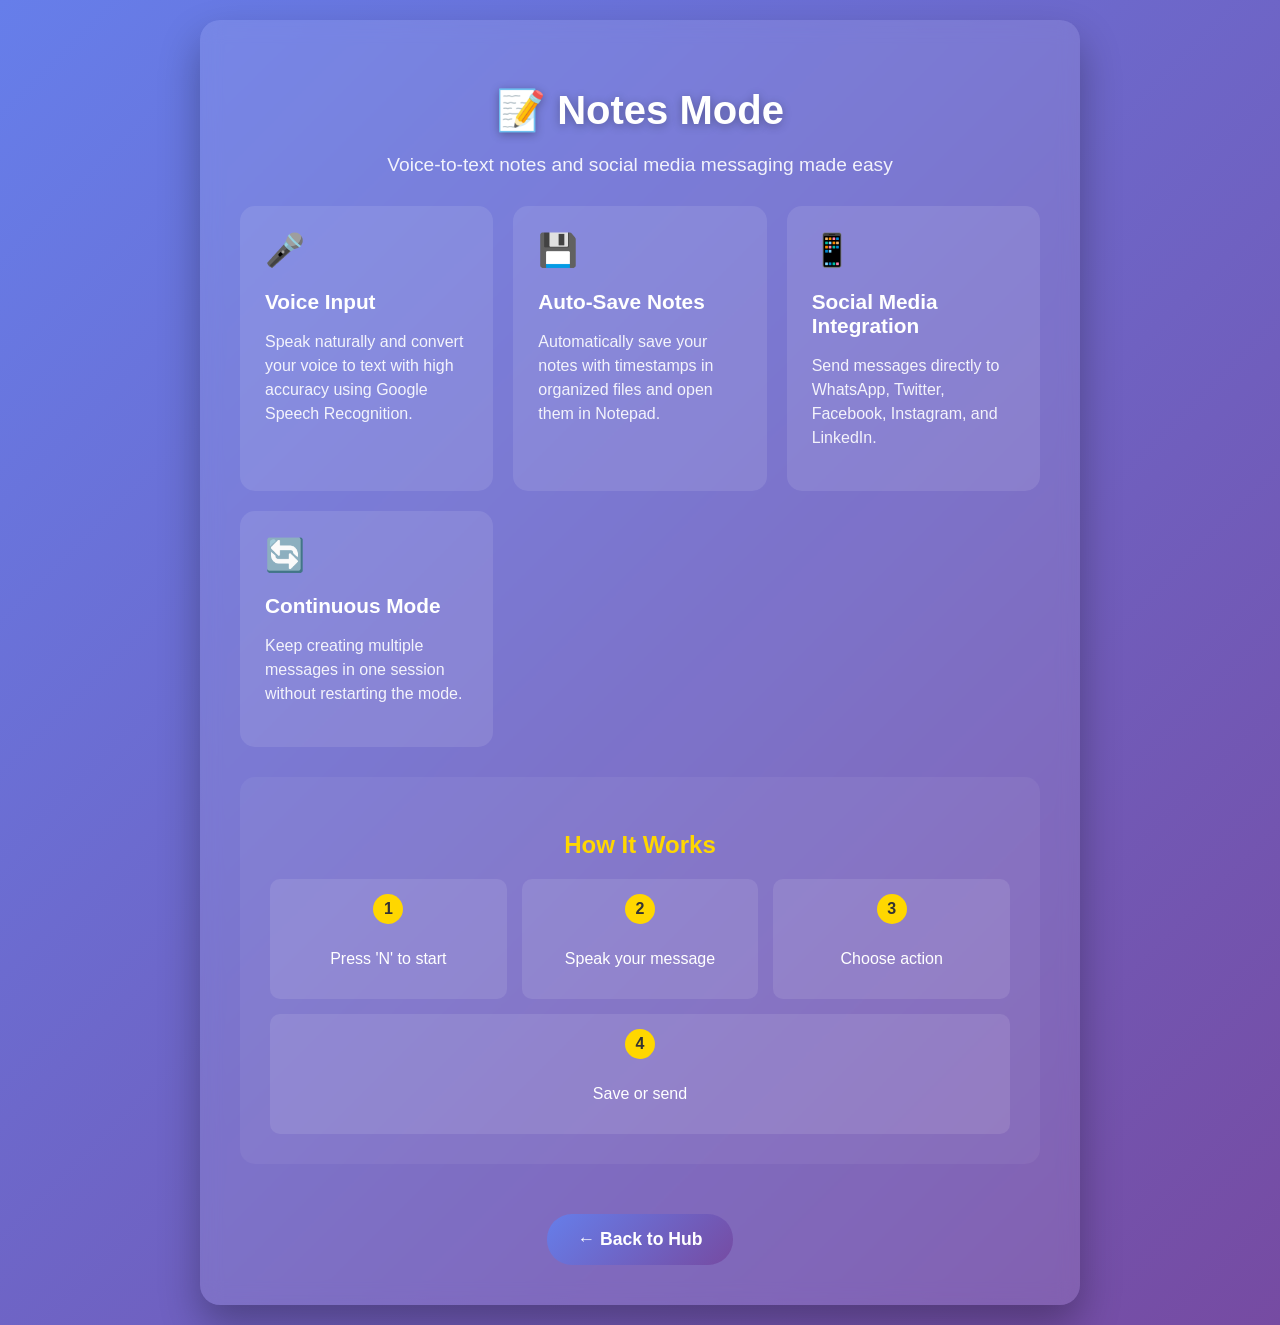
<file: notes-demo.html>
<!DOCTYPE html>
<html lang="en">
<head>
    <meta charset="UTF-8">
    <meta name="viewport" content="width=device-width, initial-scale=1.0">
    <title>Notes Mode Demo</title>
    <style>
        body {
            background: linear-gradient(135deg, #667eea 0%, #764ba2 100%);
            font-family: 'Segoe UI', Tahoma, Geneva, Verdana, sans-serif;
            color: white;
            min-height: 100vh;
            display: flex;
            justify-content: center;
            align-items: center;
            margin: 0;
            padding: 20px;
        }
        
        .demo-container {
            background: rgba(255, 255, 255, 0.1);
            backdrop-filter: blur(10px);
            border-radius: 20px;
            padding: 40px;
            max-width: 800px;
            width: 100%;
            text-align: center;
            box-shadow: 0 20px 40px rgba(0, 0, 0, 0.3);
        }
        
        .demo-title {
            font-size: 2.5rem;
            margin-bottom: 20px;
            color: #fff;
            text-shadow: 0 2px 10px rgba(0, 0, 0, 0.3);
        }
        
        .demo-subtitle {
            font-size: 1.2rem;
            margin-bottom: 30px;
            opacity: 0.9;
        }
        
        .features-grid {
            display: grid;
            grid-template-columns: repeat(auto-fit, minmax(250px, 1fr));
            gap: 20px;
            margin: 30px 0;
        }
        
        .feature-card {
            background: rgba(255, 255, 255, 0.1);
            border-radius: 15px;
            padding: 25px;
            text-align: left;
            transition: transform 0.3s ease;
        }
        
        .feature-card:hover {
            transform: translateY(-5px);
        }
        
        .feature-icon {
            font-size: 2rem;
            margin-bottom: 15px;
            display: block;
        }
        
        .feature-title {
            font-size: 1.3rem;
            font-weight: 600;
            margin-bottom: 10px;
        }
        
        .feature-description {
            opacity: 0.9;
            line-height: 1.5;
        }
        
        .workflow {
            background: rgba(255, 255, 255, 0.05);
            border-radius: 15px;
            padding: 30px;
            margin: 30px 0;
        }
        
        .workflow-title {
            font-size: 1.5rem;
            margin-bottom: 20px;
            color: #ffd700;
        }
        
        .workflow-steps {
            display: flex;
            justify-content: space-between;
            flex-wrap: wrap;
            gap: 15px;
        }
        
        .workflow-step {
            flex: 1;
            min-width: 150px;
            text-align: center;
            padding: 15px;
            background: rgba(255, 255, 255, 0.1);
            border-radius: 10px;
        }
        
        .step-number {
            background: #ffd700;
            color: #333;
            width: 30px;
            height: 30px;
            border-radius: 50%;
            display: inline-flex;
            align-items: center;
            justify-content: center;
            font-weight: bold;
            margin-bottom: 10px;
        }
        
        .back-btn {
            background: linear-gradient(135deg, #667eea, #764ba2);
            color: white;
            border: none;
            padding: 15px 30px;
            border-radius: 25px;
            font-size: 1.1rem;
            font-weight: 600;
            cursor: pointer;
            transition: all 0.3s ease;
            margin-top: 20px;
        }
        
        .back-btn:hover {
            transform: translateY(-2px);
            box-shadow: 0 10px 20px rgba(102, 126, 234, 0.3);
        }
    </style>
</head>
<body>
    <div class="demo-container">
        <h1 class="demo-title">📝 Notes Mode</h1>
        <p class="demo-subtitle">Voice-to-text notes and social media messaging made easy</p>
        
        <div class="features-grid">
            <div class="feature-card">
                <span class="feature-icon">🎤</span>
                <h3 class="feature-title">Voice Input</h3>
                <p class="feature-description">Speak naturally and convert your voice to text with high accuracy using Google Speech Recognition.</p>
            </div>
            
            <div class="feature-card">
                <span class="feature-icon">💾</span>
                <h3 class="feature-title">Auto-Save Notes</h3>
                <p class="feature-description">Automatically save your notes with timestamps in organized files and open them in Notepad.</p>
            </div>
            
            <div class="feature-card">
                <span class="feature-icon">📱</span>
                <h3 class="feature-title">Social Media Integration</h3>
                <p class="feature-description">Send messages directly to WhatsApp, Twitter, Facebook, Instagram, and LinkedIn.</p>
            </div>
            
            <div class="feature-card">
                <span class="feature-icon">🔄</span>
                <h3 class="feature-title">Continuous Mode</h3>
                <p class="feature-description">Keep creating multiple messages in one session without restarting the mode.</p>
            </div>
        </div>
        
        <div class="workflow">
            <h3 class="workflow-title">How It Works</h3>
            <div class="workflow-steps">
                <div class="workflow-step">
                    <div class="step-number">1</div>
                    <p>Press 'N' to start</p>
                </div>
                <div class="workflow-step">
                    <div class="step-number">2</div>
                    <p>Speak your message</p>
                </div>
                <div class="workflow-step">
                    <div class="step-number">3</div>
                    <p>Choose action</p>
                </div>
                <div class="workflow-step">
                    <div class="step-number">4</div>
                    <p>Save or send</p>
                </div>
            </div>
        </div>
        
        <button class="back-btn" onclick="window.close()">← Back to Hub</button>
    </div>
</body>
</html>
</file>
